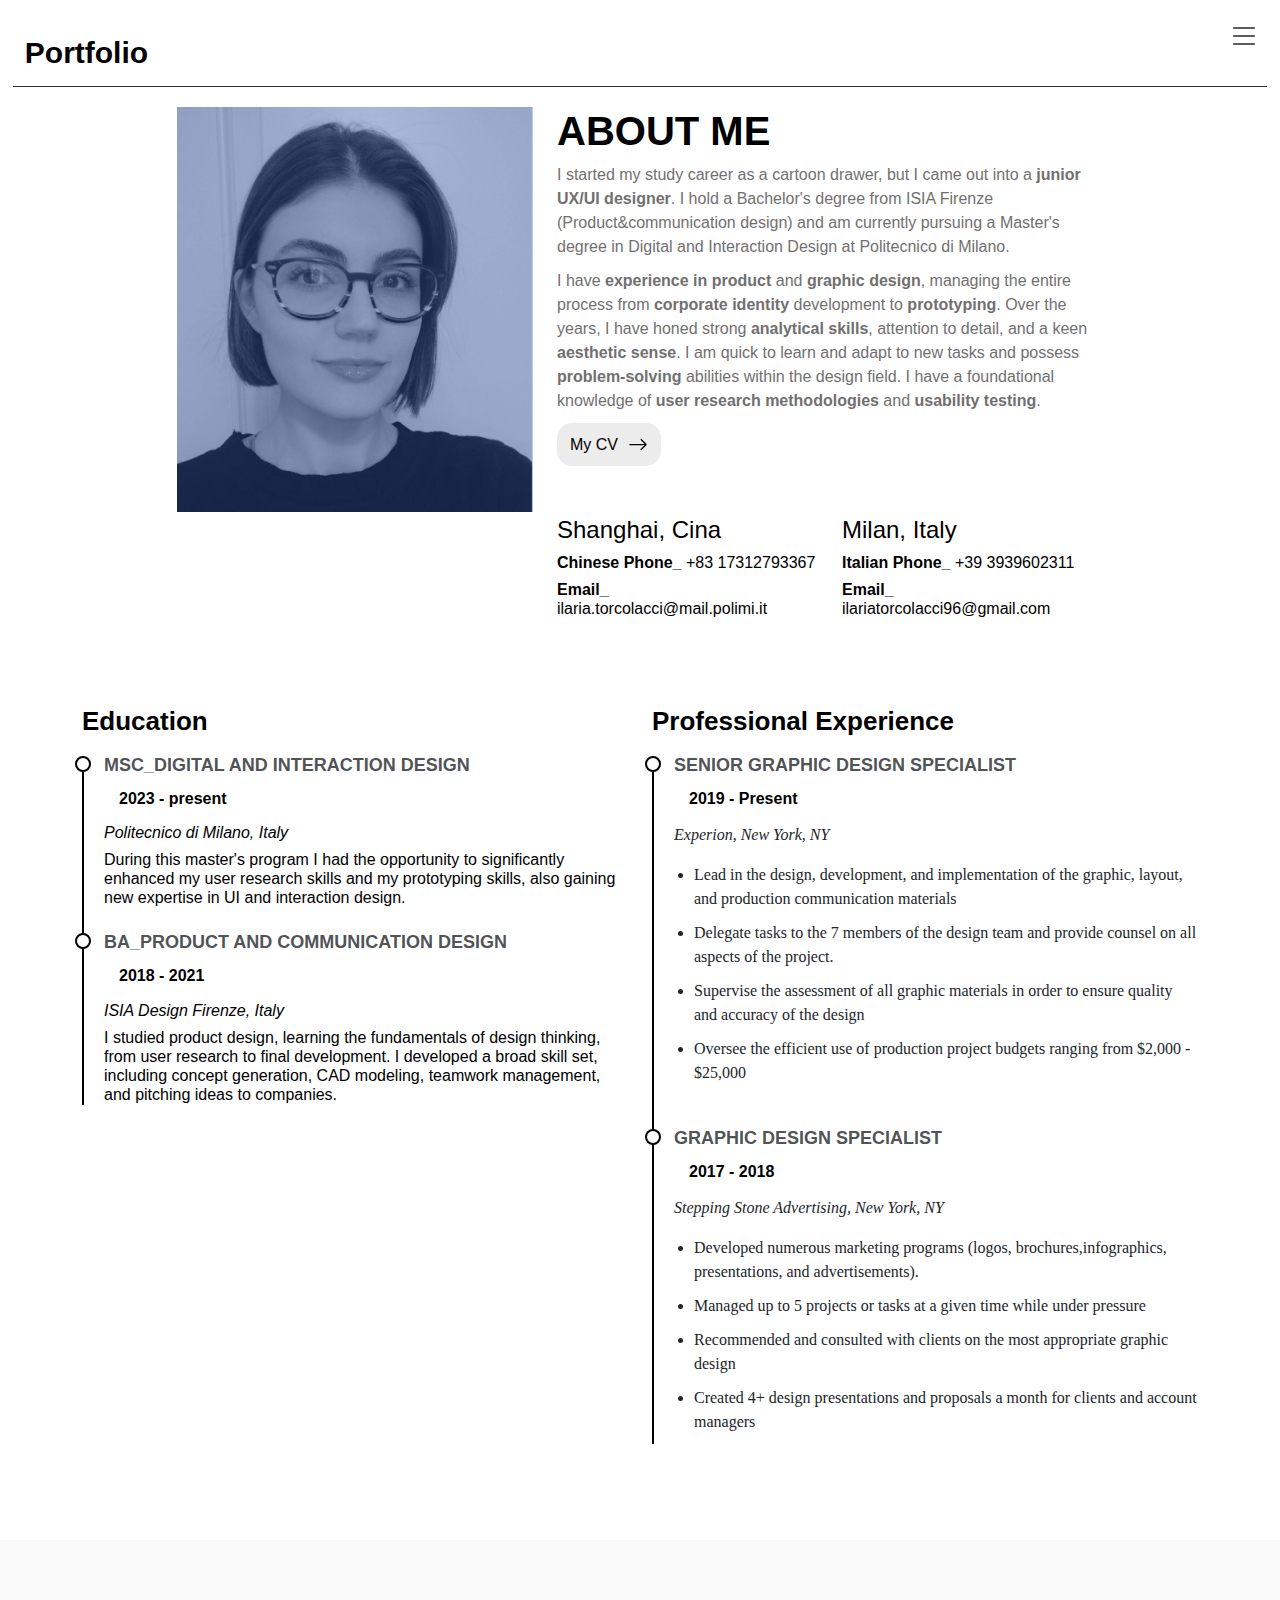
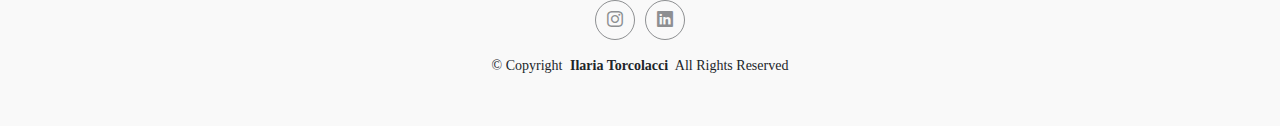
<file: about.html>
<!DOCTYPE html>
<html lang="en">

<head>
  <meta charset="utf-8">
  <meta content="width=device-width, initial-scale=1.0" name="viewport">
  <title>About - MyPortfolio Bootstrap Template</title>
  <meta name="description" content="">
  <meta name="keywords" content="">

  <link href="assets/img/favicon.png" rel="icon">
  <link href="assets/img/apple-touch-icon.png" rel="apple-touch-icon">

  <link href="https://fonts.googleapis.com" rel="preconnect">
  <link href="https://fonts.gstatic.com" rel="preconnect" crossorigin>
  <link href="https://fonts.googleapis.com/css2?family=Inconsolata:wght@200;300;400;500;600;700;800;900&display=swap" rel="stylesheet">

  <link href="assets/vendor/bootstrap/css/bootstrap.min.css" rel="stylesheet">
  <link href="assets/vendor/bootstrap-icons/bootstrap-icons.css" rel="stylesheet">
  <link href="assets/vendor/aos/aos.css" rel="stylesheet">
  <link href="assets/vendor/glightbox/css/glightbox.min.css" rel="stylesheet">
  <link href="assets/vendor/swiper/swiper-bundle.min.css" rel="stylesheet">

  <link href="assets/css/main.css" rel="stylesheet">

  </head>

<body class="about-page">

  <header id="header" class="header d-flex align-items-center sticky-top">
    <div class="container-fluid position-relative d-flex align-items-center justify-content-between">

      <a href="index.html" class="logo d-flex align-items-center">
        <h1 class="sitename">Portfolio</h1>
      </a>

      <nav id="navmenu" class="navmenu">
        <ul>
          <li><a href="index.html">Home</a></li>
          <li><a href="about.html">About</a></li>
          <li><a href="index.html">Project</a></li>
          </ul>
        <i class="mobile-nav-toggle d-xl-none bi bi-list"></i>
      </nav>

    </div>
  </header>

  <main class="main">

        <!-- <div class="page-title light-background">
  <div class="container">
    <h1>About me </h1>
    <h5 class="bio-text">
      Since 1996</h5>
    </div>
</div><section id="about" class="about section"> -->

      <div class="container" data-aos="fade-up" data-aos-delay="100">
  <div class="row gy-4 justify-content-center">
    <div class="col-lg-4">
      <img src="assets/img/portfolio/imaprofilo2.jpg" class="img-fluid immagine-profilo-about profile-img" alt="Ilaria Torcolacci">
      </div>
    <div class="col-lg-6 content">
      <h1><strong>ABOUT ME</strong></h1>
        
      <h6 class="bio-text" data-aos="fade-up">
        I started my study career as a cartoon drawer, but I came out into a
        <strong>junior UX/UI designer</strong>. I hold a Bachelor's degree from ISIA Firenze (Product&communication design) and am currently pursuing a Master's degree in Digital and Interaction Design at Politecnico di Milano.
         <h6 class="bio-text" data-aos="fade-up">

         I have <strong>experience in product</strong> and <strong>graphic design</strong>, managing the entire process from <strong>corporate identity</strong> development to <strong>prototyping</strong>. Over the years, I have honed strong <strong>analytical skills</strong>, attention to detail, and a keen <strong>aesthetic sense</strong>. I am quick to learn and adapt to new tasks and possess
        <strong>problem-solving</strong> abilities within the design field. I have a foundational knowledge of <strong>user research methodologies</strong> and <strong>usability testing</strong>.
      </h6></h6>
      <a href="https://ilariatorcolacci.github.io/ilariaportfolio/assets/img/mycv.pdf" target="_blank" rel="noopener noreferrer"> 
                <button><span>My CV</span> <svg xmlns="http://www.w3.org/2000/svg" width="16" height="35" fill="currentColor" class="bi bi-arrow-right" viewBox="0 0 16 16">
                                         <path fill-rule="evenodd" d="M1 8a.5.5 0 0 1 .5-.5h11.793l-3.147-3.146a.5.5 0 0 1 .708-.708l4 4a.5.5 0 0 1 0 .708l-4 4a.5.5 0 0 1-.708-.708L13.293 8.5H1.5A.5.5 0 0 1 1 8"/>
                                        
                <path
                   fill="black"
                   d="M25 35.5C24.1716 35.5 23.5 36.1716 23.5 37C23.5 37.8284 24.1716 38.5 25 38.5V35.5ZM49.0607 38.0607C49.6464 37.4749 49.6464 36.5251 49.0607 35.9393L39.5147 26.3934C38.9289 25.8076 37.9792 25.8076 37.3934 26.3934C36.8076 26.9792 36.8076 27.9289 37.3934 28.5147L45.8787 37L37.3934 45.4853C36.8076 46.0711 36.8076 47.0208 37.3934 47.6066C37.9792 48.1924 38.9289 48.1924 39.5147 47.6066L49.0607 38.0607ZM25 38.5L48 38.5V35.5L25 35.5V38.5Z"
                 ></path>
               </svg>
            </button>
          </a>
        <div class="row">
            <div class="col-md-6">
                 <h4><!-- <strong>City_</strong> --><span>Shanghai, Cina</span></h4>
                  <h6><strong>Chinese Phone_</strong> <span>+83 17312793367</span></h6>
                  <h6><strong>Email_</strong> <span>ilaria.torcolacci@mail.polimi.it</span></h6>
                  
               
            </div>
            <div class="col-md-6">
                 <h4><!-- <strong>City_</strong> --><span>Milan, Italy</span></h4>
                 <h6><strong>Italian Phone_</strong> <span>+39 3939602311</span></h6>
                 <h6><strong>Email_</strong> <span>ilariatorcolacci96@gmail.com</span></h6>
                 <!--<h6><strong>Freelance_</strong> <span>Available</span></h6>
            --> </div>
        </div>
    
          </div>
        </div>

      </div>
</div>
    </section><section id="resume" class="resume section">

      <div class="container">

        <div class="row">

          <div class="col-lg-6" data-aos="fade-up" data-aos-delay="100">
           <!-- <h3 class="resume-title">Sumary</h3>

            <div class="resume-item pb-0">
              <h4>Brandon Johnson</h4>
              <p><em>Innovative and deadline-driven Graphic Designer with 3+ years of experience designing and developing user-centered digital/print marketing material from initial concept to final, polished deliverable.</em></p>
              <ul>
                <li>Portland par 127,Orlando, FL</li>
                <li>(123) 456-7891</li>
                <li>alice.barkley@example.com</li>
              </ul>

            </div>

            <div class="resume-item">
              <h4>Brandon Johnson</h4>
              <p><em>Innovative and deadline-driven Graphic Designer with 3+ years of experience designing and developing user-centered digital/print marketing material from initial concept to final, polished deliverable.</em></p>
              <ul>
                <li>Portland par 127,Orlando, FL</li>
                <li>(123) 456-7891</li>
                <li>alice.barkley@example.com</li>
              </ul> 

            </div>-->
            <h3 class="resume-title">Education</h3>
            <div class="resume-item ">
              <h4>MSc_Digital and Interaction Design</h4>
              <h5>2023 - present</h5>
              <h6><em>Politecnico di Milano, Italy</em></h6>
              <h6>During this master's program I had the opportunity to significantly enhanced my user research skills and my prototyping skills, also gaining new expertise in UI and interaction design.</h6>
            </div><div class="resume-item">
              <h4>BA_Product and Communication design</h4>
              <h5>2018 - 2021</h5>
              <h6><em>ISIA Design Firenze, Italy</em></h6>
              <h6>I studied product design, learning the fundamentals of design thinking, from user research to final development.
I developed a broad skill set, including concept generation, CAD modeling, teamwork management, and pitching ideas to companies.</h6>
            </div></div>

          <div class="col-lg-6" data-aos="fade-up" data-aos-delay="200">
            <h3 class="resume-title">Professional Experience</h3>
            <div class="resume-item">
              <h4>Senior graphic design specialist</h4>
              <h5>2019 - Present</h5>
              <p><em>Experion, New York, NY </em></p>
              <ul>
                <li>Lead in the design, development, and implementation of the graphic, layout, and production communication materials</li>
                <li>Delegate tasks to the 7 members of the design team and provide counsel on all aspects of the project. </li>
                <li>Supervise the assessment of all graphic materials in order to ensure quality and accuracy of the design</li>
                <li>Oversee the efficient use of production project budgets ranging from $2,000 - $25,000</li>
              </ul>
            </div><div class="resume-item">
              <h4>Graphic design specialist</h4>
              <h5>2017 - 2018</h5>
              <p><em>Stepping Stone Advertising, New York, NY</em></p>
              <ul>
                <li>Developed numerous marketing programs (logos, brochures,infographics, presentations, and advertisements).</li>
                <li>Managed up to 5 projects or tasks at a given time while under pressure</li>
                <li>Recommended and consulted with clients on the most appropriate graphic design</li>
                <li>Created 4+ design presentations and proposals a month for clients and account managers</li>
              </ul>
            </div></div>

        </div>

      </div>

    </section></main>

  <footer id="footer" class="footer light-background">

    <div class="container">
      <div class="copyright text-center ">
        <div class="social-links d-flex justify-content-center">
        <a href=""><i class="bi bi-instagram"></i></a>
        <a href=""><i class="bi bi-linkedin"></i></a>
      </div>

        <p>© <span>Copyright</span> <strong class="px-1 sitename">Ilaria Torcolacci</strong> <span>All Rights Reserved</span></p>
      </div>
      
      <div class="credits">
        </div>
    </div>

  </footer>

  <a href="#" id="scroll-top" class="scroll-top d-flex align-items-center justify-content-center"><i class="bi bi-arrow-up-short"></i></a>

  <div id="preloader"></div>

  <script src="assets/vendor/bootstrap/js/bootstrap.bundle.min.js"></script>
  <script src="assets/vendor/php-email-form/validate.js"></script>
  <script src="assets/vendor/aos/aos.js"></script>
  <script src="assets/vendor/glightbox/js/glightbox.min.js"></script>
  <script src="assets/vendor/imagesloaded/imagesloaded.pkgd.min.js"></script>
  <script src="assets/vendor/isotope-layout/isotope.pkgd.min.js"></script>
  <script src="assets/vendor/swiper/swiper-bundle.min.js"></script>

  <script src="assets/js/main.js"></script>

</body>

</html>
</file>
<file: assets/css/main.css>
/**
* Template Name: MyPortfolio
* Template URL: https://bootstrapmade.com/myportfolio-bootstrap-portfolio-website-template/
* Updated: Aug 08 2024 with Bootstrap v5.3.3
* Author: BootstrapMade.com
* License: https://bootstrapmade.com/license/
*/

/*--------------------------------------------------------------
# Font & Color Variables
# Help: https://bootstrapmade.com/color-system/
--------------------------------------------------------------*/
/* Fonts */
:root {
  --default-font: "ui-sans-serif", Instrument Sans:Regular, sans-serif,  system-ui, -apple-system, "Segoe UI", Roboto, "Helvetica Neue", Arial, "Noto Sans", "Liberation Sans", "Apple Color Emoji", "Segoe UI Emoji", "Segoe UI Symbol", "Noto Color Emoji";
  --heading-font: "ui-sans-serif", sans-serif;
  --nav-font: "ui-sans-serif", sans-serif;
  --button-font: "ui-sans-serif", sans-serif;
}

/* Global Colors - The following color variables are used throughout the website. Updating them here will change the color scheme of the entire website */
:root { 
  --background-color: #ffffff; /* Background color for the entire website, including individual sections */
  --default-color: #212529; /* Default color used for the majority of the text content across the entire website */
  --heading-color: #000000; /* Color for headings, subheadings and title throughout the website */
  --accent-color: #000000; /* Accent color that represents your brand on the website. It's used for buttons, links, and other elements that need to stand out */
  --surface-color: #ffffff; /* The surface color is used as a background of boxed elements within sections, such as cards, icon boxes, or other elements that require a visual separation from the global background. */
  --contrast-color: #ffffff; /* Contrast color for text, ensuring readability against backgrounds of accent, heading, or default colors. */
}

/* Nav Menu Colors - The following color variables are used specifically for the navigation menu. They are separate from the global colors to allow for more customization options */
:root {
  --nav-color: #5b5b5b;  /* The default color of the main navmenu links */
  --nav-hover-color: #000000; /* Applied to main navmenu links when they are hovered over or active */
  --nav-mobile-background-color: #f5f5f5; /* Used as the background color for mobile navigation menu */
  --nav-dropdown-background-color: #ffffff; /* Used as the background color for dropdown items that appear when hovering over primary navigation items */
  --nav-dropdown-color: #5b5b5b; /* Used for navigation links of the dropdown items in the navigation menu. */
  --nav-dropdown-hover-color: #000000; /* Similar to --nav-hover-color, this color is applied to dropdown navigation links when they are hovered over. */
}

/* Color Presets - These classes override global colors when applied to any section or element, providing reuse of the sam color scheme. */

.light-background {
  --background-color: #f9f9f9;
  --surface-color: #ffffff;
}

.dark-background {
  --background-color: #060606;
  --default-color: #ffffff;
  --heading-color: #ffffff;
  --surface-color: #252525;
  --contrast-color: #ffffff;
}

/* Smooth scroll */
:root {
  scroll-behavior: smooth;
}

/*--------------------------------------------------------------
# General Styling & Shared Classes
--------------------------------------------------------------*/
body {
  color: var(--default-color);
  background-color: var(--background-color);
  font-family: var(--default-font);
  margin: 0; /* Rimuove tutti i margini predefiniti, inclusi quelli inferiori */
  padding: 0; /* Assicurati che non ci sia padding sul body */

}

a {
  color: var(--accent-color);
  text-decoration: none;
  transition: 0.3s;
}

a:hover {
  color: color-mix(in srgb, var(--accent-color), transparent 25%);
  text-decoration: none;
}

h1,
h2,
h3,
h4,
h5,
h6 {
  color: var(--heading-color);
  font-family: var(--heading-font);
}

/* Testo homepage
------------------------------*/
.bio-text {
  color: #717070; /* Questo è il grigio chiaro per tutto il testo normale nel <h6> */
  line-height: 1.5; 
  margin-top: 5px;
  margin-bottom: 10px;
}

/* Stile per i link all'interno del bio-text (es. @Polimi, Jiangnan University) */
.bio-text a {
  color: #000000; /* Nero puro per i link */
  text-decoration: none; /* Rimuove la sottolineatura */
  font-weight: 300; /* Rende i link leggermente più grassetti per farli risaltare */
}

/* Stile dei link al passaggio del mouse (hover) */
.bio-text a:hover {
  text-decoration: none; /* no sottolineatura all'hover */
  opacity: 0.7;
}

/* PHP Email Form Messages
------------------------------*/
.php-email-form .error-message {
  display: none;
  background: #df1529;
  color: #ffffff;
  text-align: left;
  padding: 15px;
  margin-bottom: 24px;
  font-weight: 600;
}

.php-email-form .sent-message {
  display: none;
  color: #ffffff;
  background: #059652;
  text-align: center;
  padding: 15px;
  margin-bottom: 24px;
  font-weight: 600;
}

.php-email-form .loading {
  display: none;
  background: var(--surface-color);
  text-align: center;
  padding: 15px;
  margin-bottom: 24px;
}

.php-email-form .loading:before {
  content: "";
  display: inline-block;
  border-radius: 50%;
  width: 24px;
  height: 24px;
  margin: 0 10px -6px 0;
  border: 3px solid var(--accent-color);
  border-top-color: var(--surface-color);
  animation: php-email-form-loading 1s linear infinite;
}

@keyframes php-email-form-loading {
  0% {
    transform: rotate(0deg);
  }

  100% {
    transform: rotate(360deg);
  }
}

/*--------------------------------------------------------------
# Global Header
--------------------------------------------------------------*/
.header {
  color: var(--default-color);
  background-color: var(--background-color);
  padding: 15px 0;
  transition: all 0.5s;
   border-bottom: 1px solid rgb(51, 51, 51);
    width: 98%;
    margin: 20px auto;  
  z-index: 997;
}

.header .logo {
  line-height: 1;
}

.header .logo img {
  max-height: 32px;
  margin-right: 8px;
}

.header .logo h1 {
  font-size: 30px;
  margin: 0;
  font-weight: 700;
  color: var(--heading-color);
}

/*--------------------------------------------------------------
# Navigation Menu
--------------------------------------------------------------*/
/* Navmenu */
.mobile-nav-toggle {
  color: var(--nav-color);
  position: fixed;
  top: 20px;
  right: 20px;
  font-size: 32px;
  line-height: 0;
  cursor: pointer;
  display: block !important;
  z-index: 998;
  transition: 0.3s;
}

.mobile-nav-toggle:hover {
  color: var(--nav-hover-color);
}

.navmenu {
  position: fixed;
  top: 0;
  bottom: 0;
  right: -300px;
  z-index: 997;
  transition: 0.3s;
  width: 300px;
  overflow: hidden;
}

.navmenu ul {
  display: block;
  list-style: none;
  padding: 10px 0;
  margin: 0;
  overflow-y: auto;
  transition: 0.3s;
  z-index: 998;
}

.navmenu a,
.navmenu a:focus {
  color: var(--nav-dropdown-color);
  padding: 10px 20px;
  font-family: var(--nav-font);
  font-size: 17px;
  font-weight: 500;
  display: flex;
  align-items: center;
  justify-content: space-between;
  white-space: nowrap;
  transition: 0.3s;
}

.navmenu a i,
.navmenu a:focus i {
  font-size: 12px;
  line-height: 0;
  margin-left: 5px;
  width: 30px;
  height: 30px;
  display: flex;
  align-items: center;
  justify-content: center;
  border-radius: 50%;
  transition: 0.3s;
  background-color: color-mix(in srgb, var(--accent-color), transparent 90%);
}

.navmenu a i:hover,
.navmenu a:focus i:hover {
  background-color: var(--accent-color);
  color: var(--contrast-color);
}

.navmenu a:hover,
.navmenu .active,
.navmenu .active:focus {
  color: var(--nav-dropdown-hover-color);
}

.navmenu .active i,
.navmenu .active:focus i {
  background-color: var(--accent-color);
  color: var(--contrast-color);
  transform: rotate(180deg);
}

.navmenu .dropdown ul {
  position: static;
  display: none;
  z-index: 99;
  padding: 10px 0;
  margin: 10px 20px;
  box-shadow: none;
  transition: all 0.5s ease-in-out;
}

.navmenu .dropdown>.dropdown-active {
  display: block;
  background-color: var(--nav-dropdown-background-color);
  border: 1px solid color-mix(in srgb, var(--nav-dropdown-color), transparent 90%);
}

.mobile-nav-active {
  overflow: hidden;
}

.mobile-nav-active .mobile-nav-toggle {
  right: 310px;
  background-color: var(--surface-color);
  border-radius: 50%;
  border: 1px solid color-mix(in srgb, var(--default-color), transparent 80%);
}

.mobile-nav-active .navmenu {
  position: fixed;
  overflow: hidden;
  top: 0;
  bottom: 0;
  right: 0;
  background-color: var(--nav-mobile-background-color);
  transition: 0.3s;
}

/*--------------------------------------------------------------
# Global Footer
--------------------------------------------------------------*/
.main {
  flex-grow: 1; /* Questa è la proprietà magica! Permette al main di espandersi */
}

.footer {
  color: var(--default-color);
  background-color: var(--background-color);
  font-size: 14px;
  padding: 40px 0;
  position: relative;
  margin-top: 80px;
  margin-bottom: 0px;
}

.footer .copyright p {
  margin-bottom: 0;
}

.footer .social-links {
  margin-top: 20px;
}

.footer .social-links a {
  display: flex;
  align-items: center;
  justify-content: center;
  width: 40px;
  height: 40px;
  border-radius: 50%;
  border: 1px solid color-mix(in srgb, var(--default-color), transparent 50%);
  font-size: 16px;
  color: color-mix(in srgb, var(--default-color), transparent 50%);
  margin: 0 5px;
  margin-bottom: 15px; 
  transition: 0.3s;
}

/* Per nascondere specificamente i link social che non hanno un'icona interna */
.footer .social-links a:not(:has(i)) { /* Attenzione: :has() è moderno, verifica compatibilità */
  display: none !important; /* Nasconde l'elemento */
}

.footer .social-links a:hover {
  color: var(--accent-color);
  border-color: var(--accent-color);
}

.footer .credits {
  margin-top: 10px;
  font-size: 13px;
  text-align: center;
}

/*--------------------------------------------------------------
# Preloader
--------------------------------------------------------------*/
#preloader {
  position: fixed;
  inset: 0;
  z-index: 9999;
  overflow: hidden;
  background-color: var(--background-color);
  transition: all 0.6s ease-out;
}

#preloader:before {
  content: "";
  position: fixed;
  top: calc(50% - 30px);
  left: calc(50% - 30px);
  border: 6px solid var(--accent-color);
  border-top-color: color-mix(in srgb, var(--accent-color), transparent 90%);
  border-radius: 50%;
  width: 60px;
  height: 60px;
  animation: animate-preloader 1s linear infinite;
}

@keyframes animate-preloader {
  0% {
    transform: rotate(0deg);
  }

  100% {
    transform: rotate(360deg);
  }
}

/*--------------------------------------------------------------
# Scroll Top Button
--------------------------------------------------------------*/
.scroll-top {
  position: fixed;
  visibility: hidden;
  opacity: 0;
  right: 15px;
  bottom: -15px;
  z-index: 99999;
  background-color: var(--accent-color);
  width: 44px;
  height: 44px;
  border-radius: 50px;
  transition: all 0.4s;
}

.scroll-top i {
  font-size: 24px;
  color: var(--contrast-color);
  line-height: 0;
}

.scroll-top:hover {
  background-color: color-mix(in srgb, var(--accent-color), transparent 20%);
  color: var(--contrast-color);
}

.scroll-top.active {
  visibility: visible;
  opacity: 1;
  bottom: 15px;
}

/*--------------------------------------------------------------
# Disable aos animation delay on mobile devices
--------------------------------------------------------------*/
@media screen and (max-width: 768px) {
  [data-aos-delay] {
    transition-delay: 0 !important;
  }
}

/* botton from the first page */ 
button {
  cursor: pointer;
  font-weight: 400;
  transition: all 0.2s;
  padding: 3px 12px;
  border-radius: 15px;
  background: #edecec;
  border: 1px solid transparent;
  display: flex;
  align-items: center;
  font-size: 16px;
  font-family: var(--button-font);
  margin-bottom: 50px;
 }

button:hover {
  background: #9bb6f5;
  color:white;
}

button > svg {
  width: 20px;
  margin-left: 10px;
  transition: transform 0.3s ease-in-out;

 
}

button:hover svg {
  transform: translateX(5px);
  fill:white; 
 }

button:active {
  transform: scale(0.95);
}

/* botton from the first page, no arrow */
buttonnoarrow {
  cursor: pointer;
  font-weight: 600;
  transition: all 0.2s;
  padding: 10px 12px; /* Padding specificato */
  border-radius: 15px; /* Bordi arrotondati */
  background: #edecec;
  border: 1px solid transparent;
  display: flex; /* Mantiene il display flex per allineamento futuro se aggiungi altro */
  align-items: center;
  font-size: 10px; /* Dimensione del font specificata */
  font-family: var(--button-font); 
}

buttonnoarrow:hover {
  background: #9bb6f5; /* Colore al passaggio del mouse specificato */
  color: white;
}

/* Rimosse le sezioni CSS che controllavano lo stile dell'SVG */
/* button > svg {
  width: 20px;
  margin-left: 10px;
  transition: transform 0.3s ease-in-out;
}

button:hover svg {
  transform: translateX(5px);
} */

buttonnoarrow:active {
  transform: scale(0.95);
}

/*--------------------------------------------------------------
# Global Page Titles & Breadcrumbs
--------------------------------------------------------------*/
.page-title {
  color: var(--default-color);
 /* background-color: var(--background-color);*/
  padding: 120px 0;
  border-bottom: 1px solid rgb(51, 51, 51); 
  width: 98%; 
  margin: 20px auto; 
  text-align: center;
  position: relative;
}

.page-title h1 {
  font-size: 50px;
  font-weight: 700;
  margin-bottom: 10px;
}

.page-title h6 { /* Se hai una classe .bio-text, usa quella: .bio-text */
  max-width: 800px; /* Imposta una larghezza massima per il testo dell'h6 */
  margin-left: auto;   /* Centra l'h6 orizzontalmente */
  margin-right: auto;  /* Centra l'h6 orizzontalmente */
  /* Assicurati che il text-align: center; sia applicato al genitore (.page-title) o anche qui se necessario */
  color: #888888; /* Grigio chiaro per il testo normale nel <h6> */
  line-height: 1.5;
  margin-top: 15px; /* Spazio sopra il testo della bio */
  margin-bottom: 25px; /* Spazio sotto il testo della bio */
}

.page-title .breadcrumbs ol {
  display: flex;
  flex-wrap: nowrap;
  list-style: none;
  justify-content: center;
  gap:15px;
  padding: 0;
  margin: 0;
  font-size: 16px;
  font-weight: 400;
  align-items:center;
}

/* Questa regola ora aggiungerà il margine a destra di OGNI li */
.page-title .breadcrumbs ol li {
  margin-right: 0; /* QUESTA È LA REGOLA PER LA DISTANZA DI 30PX */
  padding-left: 0; /* Rimuovi il padding-left esistente se presente */
}

.page-title .breadcrumbs ol li:last-child {
  margin-right: 0;
}

/* Nel tuo file assets/css/main.css */

.page-intro.section {
  padding-top: 60px;   /* Puoi regolare questo valore, es. 80px per un buon spazio */
  padding-bottom: 20px; /* Deve essere lo stesso valore del padding-top per simmetria, o diverso se preferisci */
}

/* Inoltre, assicurati che il titolo H1 sia in grassetto come richiesto prima */
.page-intro h1 {
   font-size: 50px;
  font-weight: 700;
  margin-bottom: 10px; 
}

/* E, se necessario, regola anche i margini tra H1 e H6, o il padding del container interno */
.page-intro .container {
  /* Questo è il div con class="container text-center" */
  /* Potresti voler aggiungere un padding-top o padding-bottom qui se la sezione ha già padding */
  /* Esempio: padding-top: 20px; padding-bottom: 20px; */
}

/* Regola il margine inferiore del sottotitolo se c'è un elemento subito dopo (es. un'immagine) */
.page-intro h6 {
    margin-bottom: 30px; /* Regola questo valore se vuoi più spazio sotto il sottotitolo */
}
/* Rimuovi o commenta questa regola, altrimenti avrai ancora il separatore "/" */
/*
.page-title .breadcrumbs ol li+li {
  padding-left: 10px;
}

*/
/* Rimuovi o commenta questa regola, altrimenti avrai ancora il separatore "/" */
/* 
.page-title .breadcrumbs ol li+li::before {
  content: "/";
  display: inline-block;
  padding-right: 10px;
  color: color-mix(in srgb, var(--default-color), transparent 70%);
}*/
.breadcrumb-button {
    background: transparent; /* Rimuove lo sfondo del bottone */
    border: none;            /* Rimuove il bordo del bottone */
    cursor: pointer;         /* Cambia il cursore a "mano" al passaggio */
    display: flex;           /* Per allineare il testo e l'SVG all'interno del bottone */
    align-items: center;     /* Centra testo e SVG verticalmente */
    gap: 5px;                /* Spazio tra il testo e l'SVG dentro il bottone */
    padding: 0;              /* Rimuove il padding interno del bottone */
}

/* --- REGOLA GENERALE PER L'IMMAGINE (anche desktop) --- */
.page-title .container img {
  display: block;            /* Assicura che l'immagine sia un elemento a blocco */
  max-width: 100%;           /* L'immagine non supererà mai la larghezza del suo contenitore sul desktop */
  width: 100%;               /* La larghezza dell'immagine si adatta al contenitore */
  height: auto;              /* Mantiene le proporzioni dell'immagine */
  object-fit: cover;         /* Riempie il contenitore tagliando se necessario */
  object-position: center center; /* Centra l'immagine all'interno del suo contenitore */
  border-radius: inherit;    /* Eredita il border-radius dal genitore */
  margin-top: 30px;          /* Spazio tra il testo e l'immagine */
  margin-left: auto;         /* Centra l'immagine orizzontalmente sul desktop */
  margin-right: auto;        /* Centra l'immagine orizzontalmente sul desktop */
  /* Rimosso padding-bottom e padding-top che erano a 0px */
}

/* --- REGOLA PER IL WRAPPER DELL'IMMAGINE --- */
/* Questa regola è fondamentale per sovrascrivere eventuali stili Framer */
[data-framer-background-image-wrapper="true"] {
    position: relative !important; /* Forza la posizione relativa per rispettare il flusso del documento */
    inset: auto !important;       /* Rimuovi le impostazioni di inset che potrebbero causare problemi */
    width: 100%;                  /* Il wrapper occupa tutta la larghezza disponibile del suo contenitore */
    height: auto;                 /* L'altezza del wrapper si adatta all'immagine */
    display: block;               /* Assicurati che il wrapper sia un elemento a blocco */
    overflow: hidden;             /* Mantiene il bordo-raggio e impedisce contenuto extra, ma permetteremo all'immagine di "sforare" su mobile con una media query */
}


---

### Stili Specifici per la Modalità Mobile (`max-width: 768px`)

```css
@media (max-width: 768px) {
  /* Modifiche al .container per eliminare il padding laterale su mobile */
  .container.img {
    padding-left: 0 !important;   /* Rimuove il padding a sinistra */
    padding-right: 0 !important;  /* Rimuove il padding a destra */
    /* Assicurati che non ci sia un max-width troppo restrittivo su mobile se vuoi che l'immagine "sfori" */
    max-width: none; /* Rimuove qualsiasi max-width che potrebbe limitare l'espansione */
  }

  /* Rendi l'immagine più grande su mobile e falla "sforare" i bordi */
  .page-title .container img {
    width: 105% !important; /* Forza la larghezza dell'immagine ad essere più grande del container. Puoi regolare 105%. */
    margin-left: -2.5% !important; /* Centra l'immagine quando la larghezza è maggiore di 100% */
    margin-right: -2.5% !important; /* L'altro 2.5% per il centraggio */
    border: 2mm solid #000000 !important; /* Assicura che il bordo rimanga anche qui, con !important */
    /* Se i bordi si "mangiano" troppo, puoi pensare di ridurli qui: */
    /* border-width: 1mm !important; */
  }

  /* Permetti al wrapper di "sforare" l'immagine se il genitore (container) non ha overflow hidden */
  [data-framer-background-image-wrapper="true"] {
      overflow: visible !important; /* *** FONDAMENTALE ***: Permetti all'immagine di estendersi oltre il wrapper su mobile */
  }

  /* Regole di stile base per .page-title su mobile, se vuoi ridurlo */
  .page-title {
    padding: 60px 0; /* Riduci il padding verticale per ottimizzare lo spazio su mobile */
    width: 100%;     /* Assicurati che il page-title occupi tutta la larghezza disponibile */
    margin: 0 auto;  /* Rimuovi il margin di 20px auto che avevi in globale per mobile */
  }
}

/* Stile per il cursore che simula la digitazione */
.typed-cursor {
  opacity: 1;
  -webkit-animation: blink 0.7s infinite;
  -moz-animation: blink 0.7s infinite;
  animation: blink 0.7s infinite;
  margin-left: 2px; /* Spazio dal testo */
}

@keyframes blink {
  0% { opacity: 1; }
  50% { opacity: 0; }
  100% { opacity: 1; }
}

/* Potresti voler nascondere il testo prima che JavaScript lo scriva */
#typed-text {
  visibility: hidden; /* JavaScript lo renderà visibile */
}

/*--------------------------------------------------------------
# Global Sections
--------------------------------------------------------------*/
section,
.section {
  color: var(--default-color);
  background-color: var(--background-color);
  padding: 0px 0;
  scroll-margin-top: 90px;
  overflow: clip;
}

@media (max-width: 1199px) {

  section,
  .section {
    scroll-margin-top: 66px;
  }
}

/*--------------------------------------------------------------
# Global Section Titles
--------------------------------------------------------------*/
.section-title {
  text-align: center;
  padding-bottom: 60px;
  position: relative;
}

.section-title h2 {
  font-size: 32px;
  font-weight: 400;
  margin-bottom: 15px;
}

.section-title p {
  margin-bottom: 0;
}

/*--------------------------------------------------------------
# Portfolio Section
--------------------------------------------------------------*/
.portfolio .portfolio-info h3 {
  font-size: 24px;
  margin-bottom: 20px;
}

.portfolio .portfolio-info h6 {
  /* Assicurati che non ci siano text-align: left o right qui che sovrascrivano */
  /* color: rgba(255, 255, 255, 0.8); */ /* Colore se vuoi un grigio leggermente trasparente */
  margin-top: 5px; /* Per dare un po' di spazio dal titolo h2 */
  margin-bottom: 5px;
 } 

.portfolio .portfolio-info p {
  font-size: 15px;
}

.portfolio .portfolio-filters {
  padding: 0;
  margin: 0 auto 20px auto;
  list-style: none;
}

.portfolio .portfolio-filters li {
  cursor: pointer;
  display: inline-block;
  padding: 0;
  font-size: 16px;
  font-weight: 400;
  margin: 0 10px;
  line-height: 1;
  margin-bottom: 5px;
  transition: all 0.3s ease-in-out;
}

.portfolio .portfolio-filters li:hover,
.portfolio .portfolio-filters li.filter-active {
  border-bottom: 2px solid var(--default-color);
  padding-bottom: 3px;
}

.portfolio .portfolio-filters li:first-child {
  margin-left: 0;
}

.portfolio .portfolio-filters li:last-child {
  margin-right: 5px;
}

@media (max-width: 575px) {
  .portfolio .portfolio-filters li {
    font-size: 14px;
    margin: 0 5px;
  }
}

.portfolio .portfolio-content {
  position: relative;
  overflow: hidden;
}

.portfolio .portfolio-content img {
  transition: 0.3s;
}

.portfolio .portfolio-content .portfolio-info {
  opacity: 0;
  position: absolute;
  inset: 0;
  z-index: 3;
  transition: all ease-in-out 0.3s;
  background: rgba(255, 255, 255, 0.912);
  padding: 20px;
  display: flex;
  align-items: center;
  justify-content: center;
  flex-direction: column;
  text-align: center; 
}

.portfolio .portfolio-content .portfolio-info h4 {
  font-size: 18px;
  mask-border: 0;
  font-weight: 400;
  color: #000000;
  display: inline-block;
}

.portfolio .portfolio-content .portfolio-info p {
  text-align: center;
  display: inline-block;
  font-size: 14px;
  font-weight: 400;
  color: rgba(63, 88, 171, 0);
}

.portfolio .portfolio-content .portfolio-info .preview-link,
.portfolio .portfolio-content .portfolio-info .details-link {
  font-size: 26px;
  color: #fff;
  transition: 0.3s;
  line-height: 1.2;
}

.portfolio .portfolio-content .portfolio-info .preview-link:hover,
.portfolio .portfolio-content .portfolio-info .details-link:hover {
  color: var(--accent-color);
}

.portfolio .portfolio-content .portfolio-info .details-link {
  left: 50%;
  font-size: 34px;
  line-height: 0;
}

.portfolio .portfolio-content:hover .portfolio-info {
  opacity: 1;
}

.portfolio .portfolio-content:hover img {
  transform: scale(1.1);
}

.card-title {
      padding-left: 10px;
    padding-right: 10px;
    padding-top: 5px;
    padding-bottom: 5px;
    border-radius: 15px;
    margin-bottom: 10px;
    color: #000000;
    background-color: #9bb6f5;
    font-size: 10pt;
    font-weight: 600;
}


/*--------------------------------------------------------------
# Clients Section
--------------------------------------------------------------*/
.clients .swiper-slide img {
  opacity: 0.5;
  transition: 0.3s;
  filter: grayscale(100);
}

.clients .swiper-slide img:hover {
  filter: none;
  opacity: 1;
}

.clients .swiper-wrapper {
  height: auto;
}

.clients .swiper-pagination {
  margin-top: 20px;
  position: relative;
}

.clients .swiper-pagination .swiper-pagination-bullet {
  width: 12px;
  height: 12px;
  opacity: 1;
  background-color: color-mix(in srgb, var(--default-color), transparent 80%);
}

.clients .swiper-pagination .swiper-pagination-bullet-active {
  background-color: var(--accent-color);
}

/*--------------------------------------------------------------
# Services Section
--------------------------------------------------------------*/
.services .service-item {
  background-color: var(--surface-color);
  padding: 40px;
  box-shadow: 0px 0 30px rgba(0, 0, 0, 0.1);
  height: 100%;
}

.services .service-item .icon {
  width: 48px;
  height: 48px;
  position: relative;
  margin-bottom: 50px;
}

.services .service-item .icon i {
  color: color-mix(in srgb, var(--heading-color), transparent 30%);
  font-size: 56px;
  transition: ease-in-out 0.3s;
  z-index: 2;
  position: relative;
}

.services .service-item .icon:before {
  position: absolute;
  content: "";
  height: 100%;
  width: 100%;
  background: color-mix(in srgb, var(--heading-color), transparent 95%);
  border-radius: 50px;
  z-index: 1;
  top: 10px;
  right: -20px;
  transition: 0.3s;
}

.services .service-item h3 {
  color: color-mix(in srgb, var(--heading-color), transparent 20%);
  font-weight: 700;
  margin: 0 0 20px 0;
  padding-bottom: 8px;
  font-size: 22px;
  position: relative;
  display: inline-block;
  border-bottom: 4px solid color-mix(in srgb, var(--heading-color), transparent 90%);
  transition: 0.3s;
}

.services .service-item p {
  line-height: 24px;
  font-size: 14px;
  margin-bottom: 0;
}

.services .service-item .readmore {
  margin-top: 15px;
  display: inline-block;
  color: color-mix(in srgb, var(--default-color), transparent 30%);
}

.services .service-item:hover .icon i {
  color: var(--heading-color);
}

.services .service-item:hover .icon:before {
  background: color-mix(in srgb, var(--heading-color), transparent 90%);
}

.services .service-item:hover h3 {
  border-color: color-mix(in srgb, var(--accent-color), transparent 70%);
  color: var(--heading-color);
}

.services .service-item:hover .readmore {
  color: var(--accent-color);
}

/*--------------------------------------------------------------
# Testimonials Section
--------------------------------------------------------------*/
.testimonials .section-header {
  margin-bottom: 40px;
}

.testimonials .testimonials-carousel,
.testimonials .testimonials-slider {
  overflow: hidden;
}

.testimonials .testimonial-item {
  text-align: center;
}

.testimonials .testimonial-item .testimonial-img {
  width: 120px;
  border-radius: 50%;
  border: 4px solid var(--background-color);
  margin: 0 auto;
}

.testimonials .testimonial-item h3 {
  font-size: 20px;
  font-weight: bold;
  margin: 10px 0 5px 0;
}

.testimonials .testimonial-item h4 {
  font-size: 14px;
  color: color-mix(in srgb, var(--default-color), transparent 40%);
  margin: 0 0 15px 0;
}

.testimonials .testimonial-item .stars {
  margin-bottom: 15px;
}

.testimonials .testimonial-item .stars i {
  color: #ffc107;
  margin: 0 1px;
}

.testimonials .testimonial-item .quote-icon-left,
.testimonials .testimonial-item .quote-icon-right {
  color: color-mix(in srgb, var(--accent-color), transparent 50%);
  font-size: 26px;
  line-height: 0;
}

.testimonials .testimonial-item .quote-icon-left {
  display: inline-block;
  left: -5px;
  position: relative;
}

.testimonials .testimonial-item .quote-icon-right {
  display: inline-block;
  right: -5px;
  position: relative;
  top: 10px;
  transform: scale(-1, -1);
}

.testimonials .testimonial-item p {
  font-style: italic;
  margin: 0 auto 15px auto;
}

.testimonials .swiper-wrapper {
  height: auto;
}

.testimonials .swiper-pagination {
  margin-top: 20px;
  position: relative;
}

.testimonials .swiper-pagination .swiper-pagination-bullet {
  width: 12px;
  height: 12px;
  opacity: 1;
  background-color: color-mix(in srgb, var(--default-color), transparent 85%);
}

.testimonials .swiper-pagination .swiper-pagination-bullet-active {
  background-color: var(--accent-color);
}

@media (min-width: 992px) {
  .testimonials .testimonial-item p {
    width: 80%;
  }
}

/*--------------------------------------------------------------
# About Section
--------------------------------------------------------------*/
.about .content h2 {
  font-weight: 700;
  font-size: 24px;
}

.about .content ul {
  list-style: none;
  padding: 0;
}

.about .content ul li {
  margin-bottom: 20px;
  display: flex;
  align-items: center;
}

.about .content ul strong {
  margin-right: 10px;
}

.about .content ul i {
  font-size: 16px;
  margin-right: 5px;
  color: var(--accent-color);
  line-height: 0;
}

/*--------------------------------------------------------------
# Resume Section
--------------------------------------------------------------*/
.resume .resume-title {
  color: var(--heading-color);
  font-size: 26px;
  font-weight: 700;
  margin-top: 80px;
  margin-bottom: 20px;
}

.resume .resume-item {
  padding: 0 0 20px 20px;
  margin-top: -2px;
  border-left: 2px solid var(--accent-color);
  position: relative;
}

.resume .resume-item h4 {
  line-height: 18px;
  font-size: 18px;
  font-weight: 600;
  text-transform: uppercase;
  color: color-mix(in srgb, var(--default-color), transparent 20%);
  margin-bottom: 10px;
}

.resume .resume-item h5 {
  font-size: 16px;
  padding: 5px 15px;
  display: inline-block;
  font-weight: 600;
  margin-bottom: 10px;
}

.resume .resume-item ul {
  padding-left: 20px;
}

.resume .resume-item ul li {
  padding-bottom: 10px;
}

.resume .resume-item:last-child {
  padding-bottom: 0;
}

.resume .resume-item::before {
  content: "";
  position: absolute;
  width: 16px;
  height: 16px;
  border-radius: 50px;
  left: -9px;
  top: 0;
  background: var(--background-color);
  border: 2px solid var(--accent-color);
}

/*--------------------------------------------------------------
# Pricing Section
--------------------------------------------------------------*/
.pricing .pricing-item {
  background-color: var(--surface-color);
  padding: 60px 40px;
  box-shadow: 0 3px 20px -2px rgba(0, 0, 0, 0.1);
  height: 100%;
  position: relative;
}

.pricing h3 {
  font-weight: 600;
  margin-bottom: 15px;
  font-size: 20px;
}

.pricing h4 {
  font-size: 48px;
  color: var(--accent-color);
  font-family: var(--heading-font);
  font-weight: 400;
}

.pricing h4 sup {
  font-size: 28px;
}

.pricing h4 span {
  color: color-mix(in srgb, var(--default-color), transparent 60%);
  font-size: 18px;
}

.pricing ul {
  padding: 20px 0;
  list-style: none;
  color: color-mix(in srgb, var(--default-color), transparent 30%);
  text-align: left;
  line-height: 20px;
}

.pricing ul li {
  padding: 10px 0;
  display: flex;
  align-items: center;
}

.pricing ul i {
  color: #059652;
  font-size: 24px;
  padding-right: 3px;
}

.pricing ul .na {
  color: color-mix(in srgb, var(--default-color), transparent 60%);
}

.pricing ul .na i {
  color: color-mix(in srgb, var(--default-color), transparent 60%);
}

.pricing ul .na span {
  text-decoration: line-through;
}

.pricing .buy-btn {
  color: color-mix(in srgb, var(--default-color), transparent 40%);
  background-color: var(--background-color);
  display: inline-block;
  padding: 8px 35px 10px 35px;
  border-radius: 4px;
  border: 1px solid color-mix(in srgb, var(--default-color), transparent 60%);
  transition: none;
  font-size: 16px;
  font-weight: 500;
  font-family: var(--heading-font);
  transition: 0.3s;
}

.pricing .buy-btn:hover {
  background: var(--accent-color);
  border-color: var(--accent-color);
  color: var(--contrast-color);
}

.pricing .featured {
  z-index: 10;
}

.pricing .featured .pricing-item {
  background: var(--accent-color);
}

@media (min-width: 992px) {
  .pricing .featured .pricing-item {
    transform: scale(1.02, 1.1);
  }
}

.pricing .featured h3,
.pricing .featured h4,
.pricing .featured h4 span,
.pricing .featured ul,
.pricing .featured ul .na,
.pricing .featured ul i,
.pricing .featured ul .na i {
  color: var(--contrast-color);
}

.pricing .featured .buy-btn {
  background: var(--accent-color);
  color: var(--contrast-color);
  border-color: var(--contrast-color);
}

.pricing .featured .buy-btn:hover {
  background: color-mix(in srgb, var(--background-color), transparent 92%);
}

/*--------------------------------------------------------------
# Alt Pricing Section
--------------------------------------------------------------*/
.alt-pricing .pricing-item {
  border-bottom: 1px dashed color-mix(in srgb, var(--default-color), transparent 60%);
  width: 100%;
  height: 100%;
  padding: 0 0 15px 0;
}

.alt-pricing .pricing-item h3 {
  margin: 0;
  font-size: 20px;
  font-weight: 600;
}

.alt-pricing .pricing-item h4 {
  margin: 0;
  font-size: 18px;
  color: var(--accent-color);
}

/*--------------------------------------------------------------
# Portfolio Details Section
--------------------------------------------------------------*/
.portfolio-details .portfolio-details-slider img {
     padding-left: 50px; /* Padding sinistro per il carosello */
    padding-right: 50px; /* Padding destro per il carosello */
    /* Regola questi valori a tuo piacimento */
}

/* MEDIA QUERY per ridurre il padding del carosello su schermi più piccoli */
@media (max-width: 768px) {
    .portfolio-details-slider {
        padding-left: 30px; /* Esempio di padding ridotto su mobile */
        padding-right: 30px;
    }
}

/* --- REGOLE PER IL RAPPORTO 16:9 --- */
/* Contenitore per mantenere il rapporto 16:9 */
.swiper-slide-ratio-16-9 {
    
    width: 100%;
    padding-top: 50%; /* Questo è il 9 / 16 * 100% = 56.25% per il rapporto 16:9 */
    position: relative;
    overflow: hidden; /* Nasconde ciò che sfora se l'immagine è più grande o con proporzioni diverse */
}

/* Immagine all'interno del contenitore 16:9 */
.swiper-slide-ratio-16-9 img {
    position: absolute;
    top: 0;
    left: 0;
    width: 100%;
    height: 100%;
    object-fit: cover; /* Riempie il contenitore mantenendo le proporzioni e tagliando se necessario */
    object-position: block; /* Centra l'immagine all'interno del suo spazio */
}

/* --- FINE REGOLE RAPPORTO 16:9 --- */


/* Stili per le frecce di navigazione di Swiper */
.swiper-button-prev,
.swiper-button-next {
    color: var(--accent-color,#94a2f3); /* Colore delle frecce */
    background-color: rgba(255, 255, 255, 0.7); /* Sfondo semi-trasparente */
    width: 40px; /* Larghezza del pulsante */
    height: 40px; /* Altezza del pulsante */
    border-radius: 50%; /* Rendi il pulsante rotondo */
    display: flex;
    align-items: center;
    justify-content: center;
    transition: background-color 0.3s ease;
    box-shadow: 0 1px 3px rgba(81, 81, 81, 0.2); /* Ombra leggera */
    
    /* Posizionamento verticale delle frecce */
    top: 50%;
    transform: translateY(-50%);
    
    /* Se vuoi che le frecce siano più all'interno rispetto al padding del carosello,
       puoi aggiungere qui 'left' e 'right' specifici: */
    /* left: 110px; */ /* es. 100px di padding + 10px in più */
    /* right: 110px; */
}

.swiper-button-prev:hover,
.swiper-button-next:hover {
    background-color: var(--accent-color, #000000); /* Cambia colore al passaggio del mouse */
    color: var(--contrast-color, #ffffff); /* Testo/icona bianca al passaggio del mouse */
}

/* Regole per le icone all'interno delle frecce (gestite da Swiper.js) */
.swiper-button-prev::after,
.swiper-button-next::after {
    font-size: 20px; /* Dimensione dell'icona della freccia */
}

.portfolio-details .portfolio-details-slider .swiper-pagination {
  margin-top: 20px;
  position: relative;
}

.portfolio-details .portfolio-details-slider .swiper-pagination .swiper-pagination-bullet {
  width: 12px;
  height: 12px;
  background-color: color-mix(in srgb, var(--default-color), transparent 85%);
  opacity: 1;
}

.portfolio-details .portfolio-details-slider .swiper-pagination .swiper-pagination-bullet-active {
  background-color: var(--accent-color);
}

.portfolio-details .portfolio-info {
  background-color: var(--surface-color);
  padding: 30px;
  box-shadow: 0px 0 30px rgba(0, 0, 0, 0.1);
}

.portfolio-details .portfolio-info h3 {
  font-size: 22px;
  font-weight: 700;
  margin-bottom: 20px;
  padding-bottom: 20px;
  border-bottom: 1px solid color-mix(in srgb, var(--default-color), transparent 85%);
}

.portfolio-details .portfolio-info ul {
  list-style: none;
  padding: 0;
  font-size: 15px;
}

.portfolio-details .portfolio-info ul li+li {
  margin-top: 10px;
}

.portfolio-details .portfolio-description {
  padding-top: 30px;
}

.portfolio-details .portfolio-description h2 {
  font-size: 26px;
  font-weight: 700;
  margin-bottom: 20px;
}

.portfolio-details .portfolio-description p {
  padding: 0;
  color: color-mix(in srgb, var(--default-color), transparent 30%);
}


/*--------------------------------------------------------------
# Service Details Section
--------------------------------------------------------------*/
.service-details .services-list {
  background-color: var(--surface-color);
  padding: 10px 30px;
  border: 1px solid color-mix(in srgb, var(--default-color), transparent 90%);
  margin-bottom: 20px;
}

.service-details .services-list a {
  display: block;
  line-height: 1;
  padding: 8px 0 8px 15px;
  border-left: 3px solid color-mix(in srgb, var(--default-color), transparent 70%);
  margin: 20px 0;
  color: color-mix(in srgb, var(--default-color), transparent 20%);
  transition: 0.3s;
}

.service-details .services-list a.active {
  color: var(--heading-color);
  font-weight: 700;
  border-color: var(--accent-color);
}

.service-details .services-list a:hover {
  border-color: var(--accent-color);
}

.service-details .services-img {
  margin-bottom: 20px;
}

.service-details h3 {
  font-size: 26px;
  font-weight: 700;
}

.service-details h4 {
  font-size: 20px;
  font-weight: 700;
}

.service-details p {
  font-size: 15px;
}

.service-details ul {
  list-style: none;
  padding: 0;
  font-size: 15px;
}

.service-details ul li {
  padding: 5px 0;
  display: flex;
  align-items: center;
}

.service-details ul i {
  font-size: 20px;
  margin-right: 8px;
  color: var(--accent-color);
}

/*--------------------------------------------------------------
# Starter Section Section
--------------------------------------------------------------*/
.starter-section {
  /* Add your styles here */
}

/*--------------------------------------------------------------
# Contact Section
--------------------------------------------------------------*/
.contact {
  background-image: url("../img/contact-bg.png");
  background-position: left center;
  background-repeat: no-repeat;
  position: relative;
}

@media (max-width: 640px) {
  .contact {
    background-position: center 50px;
    background-size: contain;
  }
}

.contact:before {
  content: "";
  background: color-mix(in srgb, var(--background-color), transparent 30%);
  position: absolute;
  bottom: 0;
  top: 0;
  left: 0;
  right: 0;
}

.contact .info-item+.info-item {
  margin-top: 40px;
}

.contact .info-item i {
  background: var(--accent-color);
  color: var(--contrast-color);
  font-size: 20px;
  width: 44px;
  height: 44px;
  display: flex;
  justify-content: center;
  align-items: center;
  border-radius: 50px;
  transition: all 0.3s ease-in-out;
  margin-right: 15px;
}

.contact .info-item h3 {
  padding: 0;
  font-size: 18px;
  font-weight: 700;
  margin-bottom: 5px;
}

.contact .info-item p {
  padding: 0;
  margin-bottom: 0;
  font-size: 14px;
}

.contact .php-email-form {
  height: 100%;
}

.contact .php-email-form input[type=text],
.contact .php-email-form input[type=email],
.contact .php-email-form textarea {
  font-size: 14px;
  padding: 10px 15px;
  box-shadow: none;
  border-radius: 0;
  color: var(--default-color);
  background-color: color-mix(in srgb, var(--background-color), transparent 50%);
  border-color: color-mix(in srgb, var(--default-color), transparent 80%);
}

.contact .php-email-form input[type=text]:focus,
.contact .php-email-form input[type=email]:focus,
.contact .php-email-form textarea:focus {
  border-color: var(--accent-color);
}

.contact .php-email-form input[type=text]::placeholder,
.contact .php-email-form input[type=email]::placeholder,
.contact .php-email-form textarea::placeholder {
  color: color-mix(in srgb, var(--default-color), transparent 70%);
}

.contact .php-email-form button[type=submit] {
  color: var(--contrast-color);
  background: var(--accent-color);
  border: 0;
  padding: 10px 30px;
  transition: 0.4s;
  border-radius: 50px;
}

.contact .php-email-form button[type=submit]:hover {
  background: color-mix(in srgb, var(--accent-color), transparent 20%);
}


<!-- overview --> 
/* --- Sezione Project Overview --- */
.project-overview {
  padding: 80px 0; /* Spazio verticale per la sezione */
  background-color: var(--background-color); /* Colore di sfondo ereditato */
}

.project-overview .container {
  /* Questo stile .container è già definito nel tuo CSS generale,
     assicurati che sia consistente per centrare il contenuto */
  max-width: 1000px;
  margin-left: 50px;
  margin-right: auto;
  padding-left: 100px;
  padding-right: 30px;
}

.project-overview .row {
  display: flex;
  flex-wrap: wrap; /* Assicura che le colonne vadano a capo su schermi piccoli */
}

/* Base per le colonne - se non usi Bootstrap, queste sono importanti */
.project-overview .col-lg-7,
.project-overview .col-lg-5 {
  width: 100%; /* Default mobile: 100% width */
  margin-bottom: 30px; /* Spazio tra le colonne su mobile */
}

@media (min-width: 992px) { /* Breakpoint per desktop, dove le colonne affiancate */
  .project-overview .col-lg-7 {
    flex: 0 0 auto;
    width: 58.33333333%; /* ~7/12 della larghezza */
    padding-right: 30px; /* Spazio tra le due colonne su desktop */
  }

  .project-overview .col-lg-5 {
    flex: 0 0 auto;
    width: 41.66666667%; /* ~5/12 della larghezza */
    padding-left: 30px; /* Spazio tra le due colonne su desktop */
  }
}

/* Stili per la colonna di sinistra (Overview) */
.project-overview .overview-title {
  font-size: 14px;
  font-weight: 600;
  color: #888888; /* Grigio chiaro come nell'immagine */
  text-transform: uppercase;
  margin-bottom: 20px;
  padding-bottom: 10px;
  border-bottom: 1px solid #eeeeee; /* Linea sottile sotto il titolo "OVERVIEW" */
}

.project-overview .overview-text {
  font-size: 18px; /* Dimensione del testo per la descrizione */
  line-height: 1.6;
  margin-bottom: 20px;
  color: var(--default-color); /* Colore del testo ereditato */
}

/* Stile specifico per i link @PoliMI, @D-Heart */
.project-overview .overview-text .project-link {
  color: var(--accent-color); /* Utilizza il colore accentato per i link */
  font-weight: 500; /* Leggermente più grassetto per farli risaltare */
  text-decoration: none;
}

.project-overview .overview-text .project-link:hover {
  text-decoration: underline; /* Sottolinea al passaggio del mouse */
}

/* Stili per i bottoni "Try the app" e "Project report" */
/* --- Sezione Titolo Principale e Sottotitolo (Intro) --- */
.project-intro {
  padding: 400px 0 80px 0 !important; 
  background-color: var(--light-background-color, #f8f9fa);
}

.project-intro h1 {
  font-family: var(--default-font);
  font-size: 60px;
  font-weight: 700;
  color: var(--heading-color);
  margin-bottom: 10px;
}

.project-intro .lead {
  font-family: var(--default-font);
  font-size: 22px;
  color: var(--default-color);
  margin-bottom: 0;
}

/* --- Sezione Immagine a Tutta Pagina --- */
.project-main-image {
  padding: 0;
  margin: 0;
  overflow: hidden;
}

.project-main-image img {
  width: 100%;
  height: auto;
  display: block;
}

/* --- Sezione Overview e Dettagli Progetto (affiancati) --- */
.project-content {
  padding: 80px 0;
  background-color: var(--background-color);
}

.project-content .overview-text-wrapper {
    max-width: 550px; /* Imposta una larghezza massima per "comprimere" il testo. Regola questo valore! */
    margin: 0 auto;
    /* Puoi usare anche percentuali, es. max-width: 90%; */
    /* E un margine automatico per centrarlo se vuoi, ma di default sarà a sinistra */
    /* margin-left: 0; */
    /* margin-right: auto; */
}

/* Stili specifici per i link @PoliMI, @D-Heart */
/* Ho corretto la classe del contenitore del testo: da .overview-text a .overview-text-wrapper */
.project-content .overview-text-wrapper .project-link {
  color: var(--accent-color); /* Un colore celeste specifico, puoi scegliere la tonalità che preferisci */
  font-weight: 500; /* Mantenuto il tuo font-weight */
  text-decoration: none; /* Rimuove la sottolineatura predefinita dei link */
  transition: color 0.3s ease; /* Aggiunge una transizione fluida */
}

.project-content .overview-text-wrapper .project-link:hover {
  color: #9bb6f5; /* Un celeste leggermente più scuro al passaggio del mouse */
  text-decoration: underline; /* Aggiunge la sottolineatura al hover */
}


/* NUOVA REGOLA: Stile per il wrapper dei dettagli (colonna destra) */
.project-content .details-wrapper {
    max-width: 550px; /* Imposta una larghezza massima per i dettagli. Regola questo valore! */
    margin: 0 auto; /* Centra il blocco orizzontalmente */
    /* padding-left: 20px; /* Opzionale: se vuoi un padding interno */
    /* padding-right: 20px; /* Opzionale: se vuoi un padding interno */
}

/* Stile per il titolo "OVERVIEW" */
.project-content .overview-title {
  font-size: 14px;
  font-weight: 600;
  color: #b4b4b4; /* Grigio chiaro */
  text-transform: uppercase;
  margin-bottom: 20px;
}

/* Stile per il testo della descrizione (Overview) */
.project-content .overview-text {
  font-family: var(--default-font);
  font-size: 18px;
  line-height: 1.6;
  margin-bottom: 20px; /* Spazio sotto ogni paragrafo dell'overview */
  color: var(--default-color);
}

/* Rimuovi la regola '.project-content .overview-text:last-of-type' se vuoi uno spazio uniforme */
/* Se la vuoi per l'ultimo paragrafo prima del bottone, usala così (ma 'margin-top' sul bottone è meglio): */
/* .project-content p.overview-text:last-of-type {
    margin-bottom: 5px; // Piccolo spazio prima del bottone
} */


/* Stili per il contenitore dei bottoni (ora all'interno di .project-content) */
.project-content .overview-buttons {
  display: flex; /* Mantiene i bottoni allineati orizzontalmente se ce ne fossero più di uno */
  gap: 15px; /* Spazio tra i bottoni */
  justify-content: flex-start; /* Allinea gli elementi flex (i bottoni) a sinistra */
  /* Questo è il margine per staccare il bottone dal testo sopra */
  margin-top: 30px; /* Spazio di 5px sopra il div del bottone */
  /* Non usare padding-top se vuoi un margin-top esatto e viceversa */
  /* Assicurati che non ci sia !important qui */
  margin-bottom: 30px;
}

/* --- NUOVE REGOLE PER "KEY FINDINGS" --- */
/* Target specifico per il blocco "KEY FINDINGS" */
.project-content .col-12 .detail-item {
  /* Assicura che il contenuto del detail-item si centri */
  margin-left: auto;
  margin-right: auto;
  /* Per allinearlo con gli altri testi, usiamo un max-width simile a .overview-text-wrapper */
  max-width: 1200px; /* Imposta la stessa larghezza massima degli altri blocchi di testo */
  text-align: left; /* Centra il testo all'interno di questo blocco */
  padding-left: 15px; /* Aggiungi padding per evitare che il testo si incolli ai bordi su mobile */
  padding-right: 15px; /* Aggiungi padding per evitare che il testo si incolli ai bordi su mobile */
  box-sizing: border-box; /* Cruciale per includere padding nella larghezza */
  margin-bottom: 5px; /* Spazio sotto il blocco di testo, se necessario */
}

.project-content + .portfolio-details.section {
  padding-top: 0; /* Rimuovi il padding superiore della sezione del carosello */
  margin-top: -60px; /* Sposta il carosello più in alto, verso il testo "KEY FINDINGS" */
  /* Puoi regolare questo valore (-40px) per avvicinare o allontanare a tuo piacimento */
}

/* Stili specifici per i link @PoliMI, @D-Heart */
.project-content .overview-text .project-link { /* Ho cambiato da .project-overview a .project-content */
  color: var(--accent-color);
  font-weight: 500;
  text-decoration: none;
}

.project-content .overview-text .project-link:hover {
  text-decoration: underline;
}

/* Stili per il bottone "Project report" */
.project-content .project-button { /* Ho cambiato da .project-overview a .project-content */
  cursor: pointer;
  font-weight: 400;
  transition: all 0.2s;
  padding: 8px 18px;
  border-radius: 20px;
  background: #edecec;
  border: 1px solid transparent;
  display: flex;
  align-items: center;
  font-size: 16px;
  font-family: var(--button-font);
  color: var(--default-color);
  text-decoration: none; 
}

.project-content .project-button:hover { /* Ho cambiato da .project-overview a .project-content */
  background:  #9bb6f5;
  color: var(--contrast-color);
}

.project-content .project-button > svg { /* Ho cambiato da .project-overview a .project-content */
  width: 18px;
  height: 18px;
  margin-left: 8px;
  transition: transform 0.3s ease-in-out;
}

.project-content .project-button:hover svg { /* Ho cambiato da .project-overview a .project-content */
  transform: translateX(3px);
  color: var(--contrast-color);
}

/* Stili per la colonna di destra (Project Details) */
.detail-item {
  margin-bottom: 30px; /* Aumenta lo spazio tra ogni blocco di dettaglio */
  position: relative; /* Necessario per il posizionamento della linea */
  padding-bottom: 20px; /* Spazio per la linea e per staccare dal bordo inferiore dell'item */
}

/* Rimuovi il margine dall'ultimo elemento per non avere una linea in più alla fine */
.detail-item:last-child {
  margin-bottom: 0;
  padding-bottom: 0; /* Rimuovi anche il padding all'ultimo */
}

/* Stile per i titoli "Goal", "My Role", "Team", "Timeline" */
.detail-item .detail-label {
  font-size: 14px;
  font-weight: 700; /* Mantieni grassetto */
  color: #b4b4b4; /* Grigio chiaro */
  text-transform: uppercase;
  margin-bottom: 2px; /* Spazio tra il titolo e la descrizione */
  display: block; /* Assicura che sia un blocco per avere il margine inferiore */
}

/* Stile per il testo sotto i Goal, My Role, ecc. */
.detail-item .detail-text {
  font-size: 16px;
  line-height: 1.5;F
  color: var(--default-color);
  margin-bottom: 0; /* Assicurati che non ci sia margine in basso */
}

/* AGGIUNGI QUESTA NUOVA REGOLA per la linea separatrice */
.detail-item::after {
  content: ''; /* Contenuto vuoto per creare l'elemento pseudo */
  position: absolute;
  bottom: 0; /* Posiziona la linea in fondo all'elemento */
  left: 0;
  width: 500px; /* Lunghezza della linea (puoi regolarla) */
  height: 1px; /* Spessore della linea */
  background-color: #dddddd; /* Colore della linea (grigio chiaro) */
}

/* Rimuovi la linea dall'ultimo elemento, se non la vuoi */
.detail-item:last-child::after {
  display: none;
}


/* Media Query per Mobile (adatta i titoli) */
@media (max-width: 768px) {
  .project-intro h1 {
    font-size: 50px;

  }
  .project-intro .lead {
    font-size: 18px;
  }
  .project-content .overview-text {
    font-size: 16px;
  }
}

.project-media img {
  border-radius: 15px; /* Applica un raggio di 8px agli angoli */
  /* Puoi aumentare o diminuire questo valore per angoli più o meno smussati */
  /* Esempio: border-radius: 15px; per angoli più arrotondati */
  /* Esempio: border-radius: 50%; per un'immagine circolare (se è quadrata) */
}

/* Se vuoi assicurarti che l'immagine non sborderi dal contenitore */
.project-media {
  overflow: hidden; /* Nasconde qualsiasi parte dell'immagine che esce dai bordi arrotondati */
}

/* Stili per il contenitore delle immagini multiple */
.project-media-gallery {
  display: flex; /* Abilita Flexbox */
  flex-wrap: wrap; /* Permette alle immagini di andare a capo su schermi più piccoli */
  gap: 15px; /* Spazio tra le immagini */
  justify-content: center; /* Centra le immagini orizzontalmente */
  align-items: flex-start; /* Allinea le immagini in alto */
  height: 100%; /* Fa sì che il contenitore occupi l'altezza disponibile */
}

/* Stili per le singole immagini nella galleria */
.gallery-img {
  width: calc(33.33% - 10px); /* Calcola la larghezza per 3 immagini con gap */
  /* (3 immagini * 15px di gap) / 3 immagini = 10px per lato per immagine */
  height: auto; /* Mantiene il rapporto d'aspetto */
  object-fit: cover; /* Assicura che le immagini coprano l'area senza distorsioni */
  border-radius: 8px; /* Angoli arrotondati, opzionale */
  box-shadow: 0 2px 5px rgba(0, 0, 0, 0.1); /* Ombra leggera, opzionale */
}

/* Media Query per schermi più piccoli (es. tablet o mobile) */
@media (max-width: 991px) { /* breakpoint di Bootstrap per col-lg */
  .gallery-img {
    width: calc(50% - 10px); /* 2 immagini per riga su schermi medi */
  }
}

@media (max-width: 575px) { /* breakpoint di Bootstrap per col-sm (circa) */
  .gallery-img {
    width: 100%; /* 1 immagine per riga su schermi molto piccoli */
  }
}

/* Potresti voler rimuovere o modificare lo stile .project-media se non lo usi altrove */
/* .project-media {
  // rimuovere o modificare se non necessario
} */
 
/* Stile per la sezione contenitore */
/* --- Sezione Video Player con Padding Laterali --- */
/* --- Sezione Video Player con Padding Laterali --- */
/* --- Sezione Video Player con Padding Laterali --- */
.video-player-section {
  padding: 80px 0;
  background-color: var(--background-color);
  display: flex;
  justify-content: center;
  align-items: center;
  min-height: 500px;
}

.video-player-container {
  max-width: 1200px;
  width: 100%;
}

.video-wrapper {
  position: relative;
  width: 100%;
  padding-bottom: 56.25%; /* Rapporto d'aspetto 16:9 */
  background-color: #000;
  overflow: hidden;
  border-radius: 10px;
  box-shadow: 0 1px 5px rgba(0, 0, 0, 0.3);
  /* Rimosso margin-bottom qui, perché la barra non è più sotto, ma dentro */
}

.video-element {
  position: absolute;
  top: 0;
  left: 0;
  width: 100%;
  height: 100%;
  object-fit: cover;
  display: block;
}

/* Stili per i controlli (pulsante play/pause E barra di avanzamento) */
.video-controls {
  position: absolute;
  top: 0;
  left: 0;
  width: 100%;
  height: 100%;
  display: flex;
  flex-direction: column; /* Per impilare il bottone play e la barra */
  justify-content: space-between; /* Spinge play in alto/centro e barra in basso */
  align-items: center; /* Centra orizzontalmente i controlli */
  background-color: rgba(0, 0, 0, 0.3);
  transition: opacity 0.3s ease;
  z-index: 10;
  opacity: 1;
  padding: 15px; /* Aggiungi un po' di padding per i controlli */
  box-sizing: border-box; /* Per includere il padding nella dimensione */
}

.video-element.playing + .video-controls {
  opacity: 0;
  pointer-events: none;
}

.play-pause-button {
  background-color: rgba(255, 255, 255, 0.9);
  border: none;
  border-radius: 50%;
  width: 80px;
  height: 80px;
  display: flex;
  justify-content: center;
  align-items: center;
  font-size: 3em;
  color: var(--accent-color);
  cursor: pointer;
  box-shadow: 0 2px 10px rgba(0, 0, 0, 0.2);
  transition: transform 0.2s ease, background-color 0.2s ease;
  margin-top: auto; /* Spinge il pulsante play/pause verso il centro/alto */
  margin-bottom: auto; /* Spinge il pulsante play/pause verso il centro/basso */
  /* Queste due proprietà centreranno il pulsante play/pause verticalmente */
}

.play-pause-button:hover {
  transform: scale(1.05);
  background-color: #fff;
}

/* REGOLA CANCELLATA: Non abbiamo più bisogno di .control-button per il bottone stop */
/* .control-button { ... } */


/* Nuovo contenitore per la barra di progressione, posizionato in basso */
.video-bottom-overlay-controls {
    width: 100%;
    /* Rimuoviamo position:absolute e bottom:0 qui per lasciare che Flexbox gestisca il posizionamento */
    /* La barra sarà spinta in basso dal justify-content: space-between del genitore (.video-controls) */
}


/* Stili per la barra di avanzamento e i tempi */
.progress-bar-container {
    width: 100%; /* Occupa quasi tutta la larghezza del video-bottom-overlay-controls */
    display: flex;
    flex-direction: column;
    align-items: center;
    background-color: rgba(255, 255, 255, 0.1);
    padding: 10px 0;
    border-radius: 5px;
    margin-top: auto; /* Questo e margin-bottom: 0; aiutano a posizionare la barra in basso quando justify-content: space-between non è usato */
    margin-bottom: 0;
}

#progressBar {
  width: 95%; /* La barra occupa la maggior parte della larghezza del suo contenitore */
  -webkit-appearance: none;
  appearance: none;
  height: 8px;
  background: transparent; /* Il background del track viene definito dopo */
  outline: none;
  cursor: pointer;
  margin: 0;
  padding: 0;
}

/* Stile per il TRACK */
#progressBar::-webkit-slider-runnable-track {
  width: 100%;
  height: 8px;
  background: rgba(255, 255, 255, 0.3);
  border-radius: 5px;
  box-shadow: inset 0 1px 2px rgba(0,0,0,0.1);
}

#progressBar::-moz-range-track {
  width: 100%;
  height: 8px;
  background: rgba(255, 255, 255, 0.3);
  border-radius: 5px;
  box-shadow: inset 0 1px 2px rgba(0,0,0,0.1);
}

/* Stile per il 'thumb' */
#progressBar::-webkit-slider-thumb {
  -webkit-appearance: none;
  appearance: none;
  width: 16px;
  height: 16px;
  border-radius: 50%;
  background: var(--accent-color);
  cursor: pointer;
  margin-top: -4px;
  box-shadow: 0 0 5px rgba(0, 0, 0, 0.3);
  transition: background-color 0.2s ease, transform 0.2s ease;
}

#progressBar::-moz-range-thumb {
  width: 16px;
  height: 16px;
  border-radius: 50%;
  background: var(--accent-color);
  cursor: pointer;
  box-shadow: 0 0 5px rgba(31, 24, 10, 0.3);
  transition: background-color 0.2s ease, transform 0.2s ease;
}

/* Opzionale: stile al hover per il thumb */
#progressBar::-webkit-slider-thumb:hover {
    transform: scale(1.1);
}
#progressBar::-moz-range-thumb:hover {
    transform: scale(1.1);
}

.time-display {
  color: #fff;
  font-size: 0.9em;
  margin-top: 5px;
}

/* Stili per il testo sovrapposto (opzionale) */
.video-overlay-text {
  position: absolute;
  top: 0;
  left: 0;
  width: 100%;
  height: 100%;
  display: flex;
  flex-direction: column;
  justify-content: center;
  align-items: center;
  color: #fff;
  text-shadow: 2px 2px 4px rgba(0, 0, 0, 0.7);
  z-index: 11;
  pointer-events: none;
  transition: opacity 0.3s ease;
}

/* Nasconde il testo quando il video è in riproduzione */
.video-element.playing + .video-controls + .video-overlay-text {
    opacity: 0;
}

/* Regole per l'icona Play/Pause */
.play-pause-button .bi-play-fill {
  display: block;
}

.play-pause-button .bi-pause-fill {
  display: none;
}

.video-element.playing + .video-controls .bi-play-fill {
  display: none;
}

.video-element.playing + .video-controls .bi-pause-fill {
  display: block;
}

/* Media Query per schermi più piccoli */
@media (max-width: 768px) {
  .play-pause-button {
    width: 60px;
    height: 60px;
    font-size: 2em;
  }
  /* Rimosso .control-button dal media query */
  #progressBar {
      height: 6px;
  }
  #progressBar::-webkit-slider-runnable-track,
  #progressBar::-moz-range-track {
      height: 6px;
  }
  #progressBar::-webkit-slider-thumb, #progressBar::-moz-range-thumb {
      width: 14px;
      height: 14px;
      margin-top: -4px;
  }
  .time-display {
      font-size: 0.8em;
  }
  /* Modifiche per i controlli in basso nell'overlay per mobile */
  .video-bottom-overlay-controls {
      padding: 5px 10px; /* Riduci padding per mobile */
  }
  .progress-bar-container {
      width: 100%; /* Occupa tutta la larghezza per mobile */
      margin-bottom: 0;
  }

/* --- */
/* Next/Previous Project Sections - Navigazione Progetti */
/* --- */

/* Next Project Section - Freccia a Destra del Testo e Tutto a Destra */
/* --- */

.next-project-right-aligned {
  padding: 80px 0;
  background-color: #f8f9fa;
  min-height: 200px;
  display: flex;
  align-items: center;
}

/* Allinea il contenuto della riga di Bootstrap a destra */
.next-project-right-aligned .container .row {
  justify-content: flex-end; /* Spinge la col-12 a destra */
}

/* Stili del link principale (il blocco navigabile) */
.next-project-link {
  display: flex;
  flex-direction: column; /* Impila gli elementi verticalmente (freccia sopra il testo) */
  align-items: flex-end; /* Allinea la freccia e il testo a destra all'interno di questo contenitore */

  text-decoration: none;
  color: inherit;
  transition: all 0.3s ease-in-out;
  padding: 15px 0;
  max-width: 600px; /* Larghezza massima del blocco navigazione */
  width: 100%; /* Assicura che occupi tutta la larghezza disponibile fino al max-width */
  margin-left: auto; /* Spinge l'intero blocco del link all'estrema destra all'interno del suo col-12 */
  justify-content: center; /* Centra l'intero blocco verticalmente se c'è spazio */
}

/* Effetto al passaggio del mouse sul link */
.next-project-link:hover {
  transform: translateX(-10px); /* Sposta leggermente a sinistra */
}

/* Stili della freccia */
.next-project-arrow {
  font-size: 4rem; /* Dimensione grande della freccia */
  color: var(--accent-color, #007bff);
  transition: all 0.3s ease-in-out;
  flex-shrink: 0;
  margin-bottom: 10px; /* Spazio sotto la freccia e sopra il testo */
  /* --- RIMOSSO: margin-left: 1200px; --- */
  /* L'allineamento a destra è ora gestito da align-items: flex-end sul genitore (.next-project-link) */
}

/* Effetto al passaggio del mouse sulla freccia */
.next-project-link:hover .next-project-arrow {
  color: #333;
}

/* Stili del contenitore del testo */
.next-project-text-content {
  flex-grow: 1;
  width: 100%; /* Cruciale: Assicura che il contenitore di testo occupi la larghezza completa disponibile */
  /* L'allineamento del testo a destra è gestito dalla classe Bootstrap text-end nell'HTML */
}

/* Stili del sottotitolo */
.next-project-subtitle {
  font-size: 0.9em;
  color: #6c757d;
  margin-bottom: 5px;
  text-transform: uppercase;
  letter-spacing: 1px;
}

/* Stili del titolo */
.next-project-title {
  font-size: 2.2rem;
  font-weight: 700;
  color: #333;
  margin-bottom: 10px;
  line-height: 1.2;
}

/* Stili della descrizione */
.next-project-description {
  font-size: 1.1em;
  color: #555;
  line-height: 1.6;
  margin-bottom: 0;
}

/* --- Media Queries per la Responsività (Solo per aggiustamenti minori) --- */
/* Manteniamo le media queries solo per aggiustamenti come padding o dimensioni del testo/freccia,
   senza alterare l'allineamento principale. */
@media (max-width: 768px) {
  .next-project-right-aligned {
    padding: 60px 0; /* Riduci il padding su schermi più piccoli */
   background-color: #ffffff;}

  .next-project-link {
    max-width: 90%; /* Occupa più larghezza su mobile */
    margin: 0 auto; /* Centra l'intero blocco su mobile */
    /* Nessuna modifica a flex-direction o align-items qui, rimangono come per desktop */
  }

  .next-project-arrow {
    font-size: 3rem; /* Riduci dimensione freccia su mobile */
    margin-bottom: 8px; /* Aggiusta il margine sotto la freccia su mobile */
    /* --- RIMOSSO: margin-left: 420px; --- */
    /* Non c'è bisogno di un margin-left fisso, align-items: flex-end lo gestisce */
  }

  .next-project-title {
    font-size: 1.8rem;
  }

  .next-project-description {
    font-size: 1em;
  }
}

@media (max-width: 576px) {
  .next-project-right-aligned {
    padding: 40px 0;
  }
  .next-project-title {
    font-size: 1.6rem;
  }
}

/* --- */
/* Project Separator */
/* --- */
.project-separator {
  border: 0; /* Rimuovi il bordo predefinito */
  height: 2px; /* Imposta l'altezza della linea */
  background-color: #565656; /* Colore grigio chiaro per la linea */
  margin: 60px auto; /* Spazio sopra e sotto, centratura orizzontale */
  margin-bottom: 60px;
  width: 80%; /* Larghezza della linea, puoi modificarla */
  max-width: 80%; /* Larghezza massima per schermi molto grandi */
}

/* Stili per l'immagine del profilo nella sezione About */
.immagine-profilo-about {
  border-radius: 15px !important; /* Bordi arrotondati di 15px */
  max-width: 100%; /* Si adatta alla colonna */
  height: auto; /* Mantiene le proporzioni */
  /* Puoi aggiungere una larghezza fissa se preferisci, ad esempio: */
  /* width: 250px; */ /* Aggiusta la larghezza se necessario */
  /* height: 250px; */ /* Rendi quadrata se vuoi un cerchio con border-radius: 50%; */
  
  /* Centra l'immagine all'interno della sua colonna */
  display: block;
  margin-left: auto;
  margin-right: auto;
}

/* Regole per la responsività dell'immagine se necessario */
@media (max-width: 768px) {
  .immagine-profilo-about {
    /* Potresti voler ridurre la larghezza su schermi piccoli */
    /* width: 180px; */ 
    /* height: 180px; */
  }
}

.personal-info-grid {
  display: grid;
  grid-template-columns: repeat(auto-fit, minmax(200px, 1fr)); /* 2 colonne che si adattano */
  gap: 15px; /* Spazio tra gli elementi della griglia */
  margin-top: 20px; /* Spazio sopra la griglia */
  margin-bottom: 20px; /* Spazio sotto la griglia */
}

.personal-info-grid div {
  padding: 5px 0;
  border-bottom: 1px solid #eee; /* Linea leggera sotto ogni dato */
  display: flex; /* Rende ogni riga flex per allineare chiave e valore */
  justify-content: space-between; /* Spinge chiave a sinistra e valore a destra */
  align-items: center; /* Centra verticalmente */
}

/* Rimuove la linea sotto l'ultimo elemento per un aspetto più pulito */
.personal-info-grid div:last-child {
  border-bottom: none;
}

/* Media query per la responsività */
@media (max-width: 768px) {
  .personal-info-grid {
    grid-template-columns: 1fr; /* Una sola colonna su schermi più piccoli */
    text-align: left; /* Allinea il testo a sinistra su mobile */
  }
}


.profile-img {
  width: 250px; /* Larghezza desiderata, puoi regolarla */
  height: auto; /* L'altezza si adatta proporzionalmente alla larghezza */
  border-radius: 15px; /* Questo creerà angoli arrotondati. Regola il valore in pixel per più o meno arrotondamento */
  display: block; /* Per centrare l'immagine se necessario in seguito */
  margin: 0 auto; /* Per centrare l'immagine all'interno della sua colonna */
}

}
</file>
